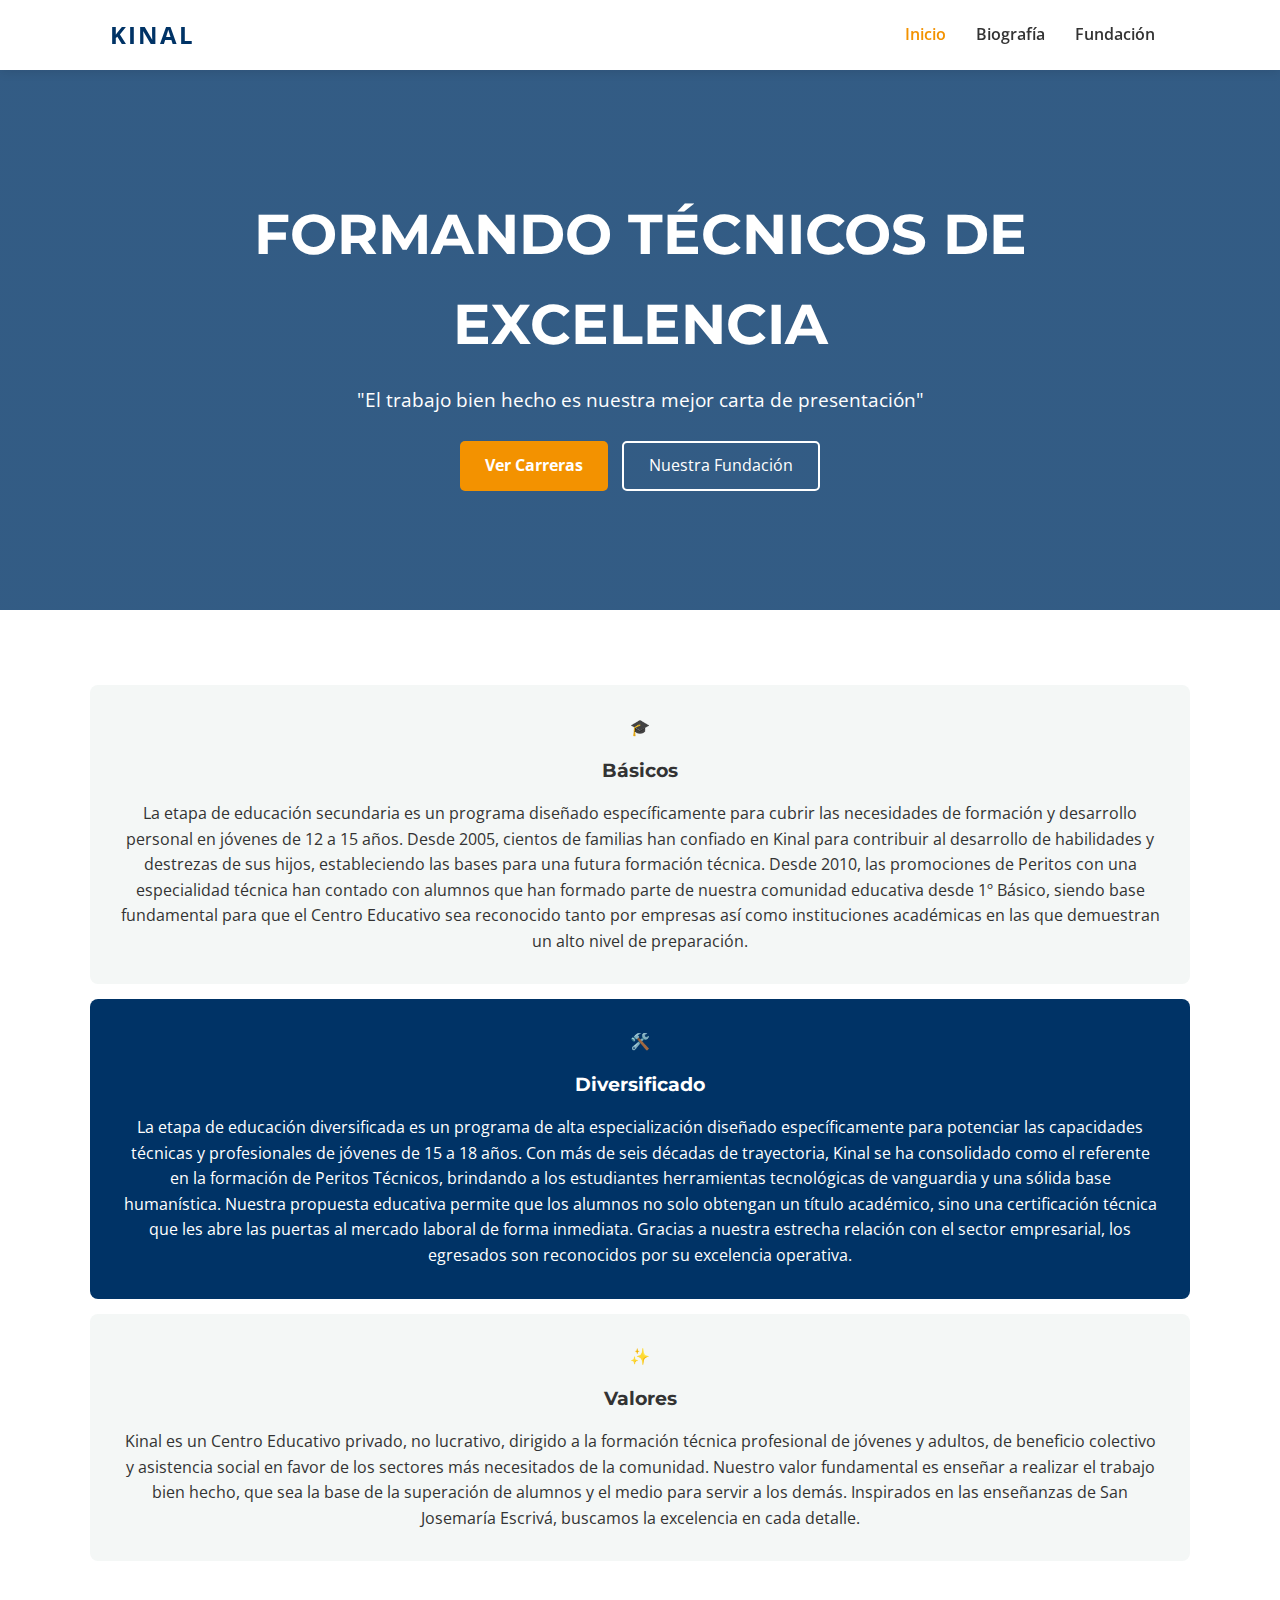
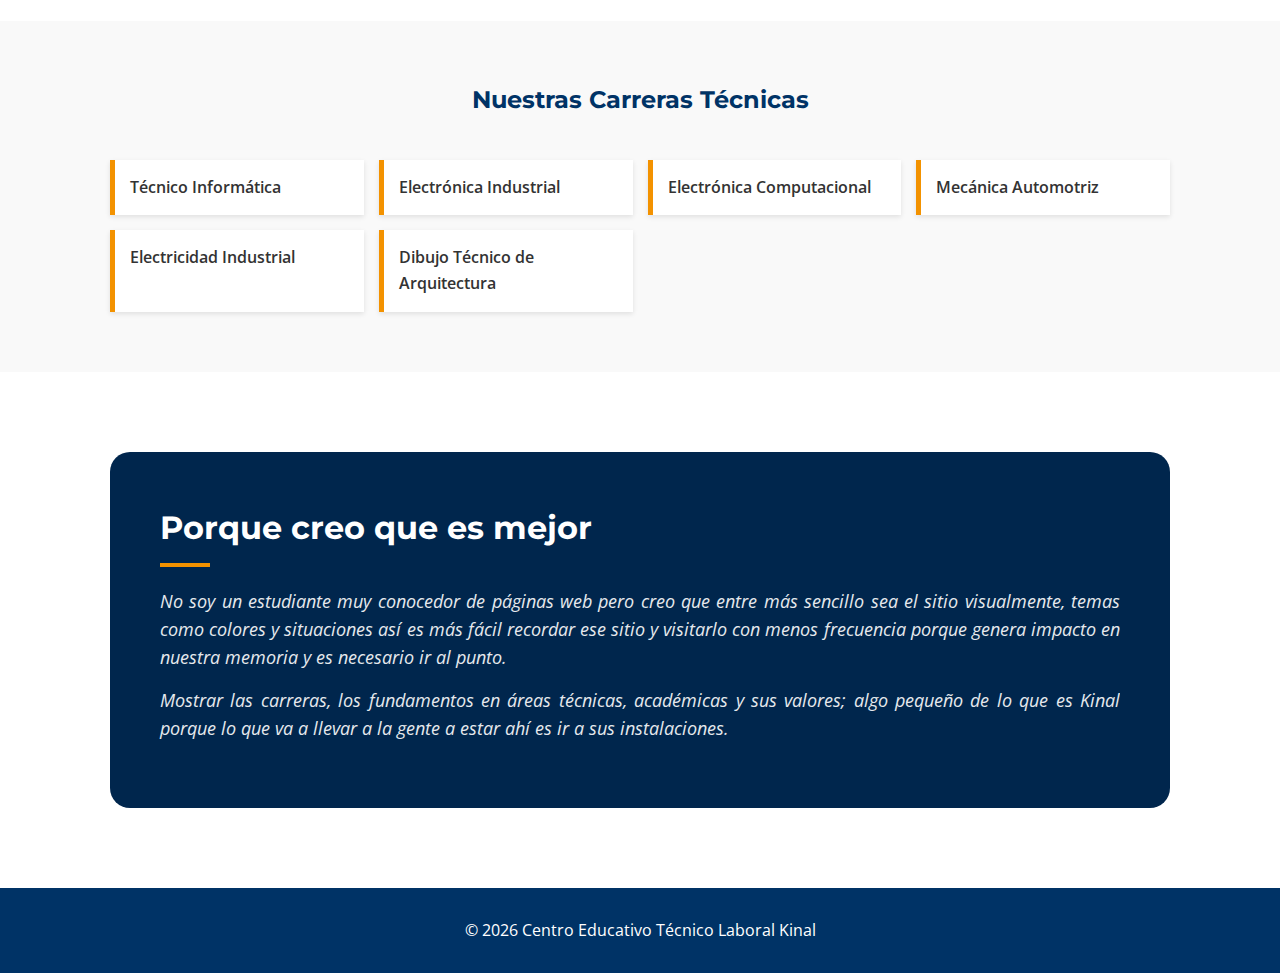
<file: kinal.html>
<!doctype html>
<html lang="es">
  <head>
    <meta charset="UTF-8" />
    <meta name="viewport" content="width=device-width, initial-scale=1.0" />
    <title>Kinal | Centro Educativo Técnico Laboral</title>
    <link
      href="https://fonts.googleapis.com/css2?family=Montserrat:wght@400;700&family=Open+Sans:wght@400;600&display=swap"
      rel="stylesheet"
    />
    <link rel="stylesheet" href="Style/propuesta.css" />
    <!doctype html>
    <html lang="es">
      <head>
        <meta charset="UTF-8" />
        <meta name="viewport" content="width=device-width, initial-scale=1.0" />
        <title>Kinal | Centro Educativo Técnico Laboral</title>
        <link
          href="https://fonts.googleapis.com/css2?family=Montserrat:wght@400;700&family=Open+Sans:wght@400;600&display=swap"
          rel="stylesheet"
        />
        <link rel="stylesheet" href="Style/propuesta.css" />
      </head>
      <body>
        <header class="navbar">
          <div class="container nav-flex">
            <div class="logo">
              <span class="logo-kinal">KINAL</span>
            </div>
            <nav>
              <ul class="nav-links">
                <li><a href="index.html" class="active">Inicio</a></li>
                <li><a href="biografia.html">Biografía</a></li>
                <li><a href="kinal.html">Fundación</a></li>
              </ul>
            </nav>
          </div>
        </header>

        <section class="hero">
          <div class="hero-overlay">
            <div class="container hero-content">
              <h1>Formando Técnicos de Excelencia</h1>
              <p>
                "El trabajo bien hecho es nuestra mejor carta de presentación"
              </p>
              <div class="hero-btns">
                <a href="" class="btn-primary">Ver Carreras</a>
                <a href="" class="btn-secondary">Nuestra Fundación</a>
              </div>
            </div>
          </div>
        </section>

        <section class="features container">
          <div class="features-grid">
            <div class="feature-card">
              <span>🎓</span>
              <h3>Básicos</h3>
              <p>
                La etapa de educación secundaria es un programa diseñado
                específicamente para cubrir las necesidades de formación y
                desarrollo personal en jóvenes de 12 a 15 años. Desde 2005,
                cientos de familias han confiado en Kinal para contribuir al
                desarrollo de habilidades y destrezas de sus hijos,
                estableciendo las bases para una futura formación técnica. Desde
                2010, las promociones de Peritos con una especialidad técnica
                han contado con alumnos que han formado parte de nuestra
                comunidad educativa desde 1º Básico, siendo base fundamental
                para que el Centro Educativo sea reconocido tanto por empresas
                así como instituciones académicas en las que demuestran un alto
                nivel de preparación.
              </p>
            </div>

            <div class="feature-card technical">
              <span>🛠️</span>
              <h3>Diversificado</h3>
              <p>
                La etapa de educación diversificada es un programa de alta
                especialización diseñado específicamente para potenciar las
                capacidades técnicas y profesionales de jóvenes de 15 a 18 años.
                Con más de seis décadas de trayectoria, Kinal se ha consolidado
                como el referente en la formación de Peritos Técnicos, brindando
                a los estudiantes herramientas tecnológicas de vanguardia y una
                sólida base humanística. Nuestra propuesta educativa permite que
                los alumnos no solo obtengan un título académico, sino una
                certificación técnica que les abre las puertas al mercado
                laboral de forma inmediata. Gracias a nuestra estrecha relación
                con el sector empresarial, los egresados son reconocidos por su
                excelencia operativa.
              </p>
            </div>

            <div class="feature-card">
              <span>✨</span>
              <h3>Valores</h3>
              <p>
                Kinal es un Centro Educativo privado, no lucrativo, dirigido a
                la formación técnica profesional de jóvenes y adultos, de
                beneficio colectivo y asistencia social en favor de los sectores
                más necesitados de la comunidad. Nuestro valor fundamental es
                enseñar a realizar el trabajo bien hecho, que sea la base de la
                superación de alumnos y el medio para servir a los demás.
                Inspirados en las enseñanzas de San Josemaría Escrivá, buscamos
                la excelencia en cada detalle.
              </p>
            </div>
          </div>
        </section>

        <section class="careers-section">
          <div class="container">
            <h2 class="section-title">Nuestras Carreras Técnicas</h2>
            <div class="career-grid">
              <div class="career-item">Técnico Informática</div>
              <div class="career-item">Electrónica Industrial</div>
              <div class="career-item">Electrónica Computacional</div>
              <div class="career-item">Mecánica Automotriz</div>
              <div class="career-item">Electricidad Industrial</div>
              <div class="career-item">Dibujo Técnico de Arquitectura</div>
            </div>
          </div>
        </section>

        <section class="seccion-justificacion">
          <div class="container">
            <div class="cuadro-justificacion">
              <div class="texto-justificacion">
                <h2>Porque creo que es mejor</h2>
                <div class="linea-oro"></div>
                <p>
                  No soy un estudiante muy conocedor de páginas web pero creo
                  que entre más sencillo sea el sitio visualmente, temas como
                  colores y situaciones así es más fácil recordar ese sitio y
                  visitarlo con menos frecuencia porque genera impacto en
                  nuestra memoria y es necesario ir al punto.
                </p>
                <p>
                  Mostrar las carreras, los fundamentos en áreas técnicas,
                  académicas y sus valores; algo pequeño de lo que es Kinal
                  porque lo que va a llevar a la gente a estar ahí es ir a sus
                  instalaciones.
                </p>
              </div>
            </div>
          </div>
        </section>

        <footer class="main-footer">
          <div class="container">
            <p>&copy; 2026 Centro Educativo Técnico Laboral Kinal</p>
          </div>
        </footer>
      </body>
    </html>
  </head>
</html>
</file>
<file: Style/propuesta.css>
* {
  margin: 0;
  padding: 0;
  box-sizing: border-box;
}

body {
  font-family: "Open Sans", sans-serif;
  line-height: 1.6;
  color: #333333;
  background-color: #ffffff;
}

.container {
  max-width: 1100px;
  margin: 0 auto;
  padding: 0 20px;
}

.navbar {
  background: #ffffff;
  padding: 1rem 0;
  position: sticky;
  top: 0;
  z-index: 1000;
  box-shadow: 0 2px 10px rgba(0, 0, 0, 0.1);
}

.nav-flex {
  display: flex;
  justify-content: space-between;
  align-items: center;
}

.logo-kinal {
  font-size: 1.5rem;
  font-weight: bold;
  color: #003366;
  letter-spacing: 2px;
}

.nav-links {
  display: flex;
  list-style: none;
}

.nav-links li a {
  text-decoration: none;
  color: #333333;
  margin: 0 15px;
  font-weight: 600;
  transition: 0.3s;
}

.nav-links li a:hover,
.nav-links li a.active {
  color: #f39200;
}

.hero {
  background: linear-gradient(rgba(0, 51, 102, 0.8), rgba(0, 51, 102, 0.8));
  height: 60vh;
  color: #ffffff;
  display: flex;
  justify-content: center;
  align-items: center;
  text-align: center;
}

.hero-content {
  width: 100%;
}

.hero h1 {
  font-family: "Montserrat", sans-serif;
  font-size: 3.5rem;
  margin-bottom: 1rem;
  text-transform: uppercase;
}

.hero p {
  font-size: 1.2rem;
  max-width: 700px;
  margin: 0 auto 20px auto;
}

.hero-btns {
  margin-top: 25px;
}

.btn-primary {
  background: #f39200;
  color: #ffffff;
  padding: 12px 25px;
  text-decoration: none;
  border-radius: 5px;
  font-weight: bold;
  margin-right: 10px;
  display: inline-block;
  transition: 0.3s;
}

.btn-secondary {
  border: 2px solid #ffffff;
  color: #ffffff;
  padding: 10px 25px;
  text-decoration: none;
  border-radius: 5px;
  display: inline-block;
  transition: 0.3s;
}

.btn-primary:hover {
  background: #d68100;
}
.btn-secondary:hover {
  background: #ffffff;
  color: #003366;
}

.features {
  padding: 60px 0;
  display: grid;
  grid-template-columns: repeat(auto-fit, minmax(300px, 1fr));
  gap: 20px;
}

.feature-card {
  padding: 30px;
  text-align: center;
  border-radius: 8px;
  background: #f4f7f6;
  transition: 0.3s;
  margin-top: 15px;
}

.feature-card.technical {
  background: #003366;
  color: #ffffff;
}

.feature-card h3 {
  margin: 15px 0;
  font-family: "Montserrat", sans-serif;
}

.careers-section {
  padding: 60px 0;
  background: #f9f9f9;
}

.section-title {
  text-align: center;
  margin-bottom: 40px;
  font-family: "Montserrat", sans-serif;
  color: #003366;
}

.career-grid {
  display: grid;
  grid-template-columns: repeat(auto-fit, minmax(250px, 1fr));
  gap: 15px;
}

.career-item {
  background: #ffffff;
  padding: 15px;
  border-left: 5px solid #f39200;
  box-shadow: 0 2px 5px rgba(0, 0, 0, 0.1);
  font-weight: 600;
}

.seccion-justificacion {
  padding: 80px 0;
  background-color: #ffffff;
}

.cuadro-justificacion {
  background: #00264d;
  color: #ffffff;
  padding: 50px;
  border-radius: 20px;
  position: relative;
  overflow: hidden;
}

.texto-justificacion h2 {
  font-family: "Montserrat", sans-serif;
  font-size: 2rem;
  margin-bottom: 10px;
  text-align: justify;
}

.linea-oro {
  width: 50px;
  height: 4px;
  background: #f39200;
  margin-bottom: 20px;
}

.texto-justificacion p {
  font-size: 1.1rem;
  margin-bottom: 15px;
  opacity: 0.9;
  font-style: italic;
  text-align: justify;
}

.main-footer {
  background: #003366;
  color: #ffffff;
  text-align: center;
  padding: 30px 0;
}

@media (max-width: 768px) {
  .hero h1 {
    font-size: 2.2rem;
  }
  .nav-links {
    display: none;
  }
}
</file>
